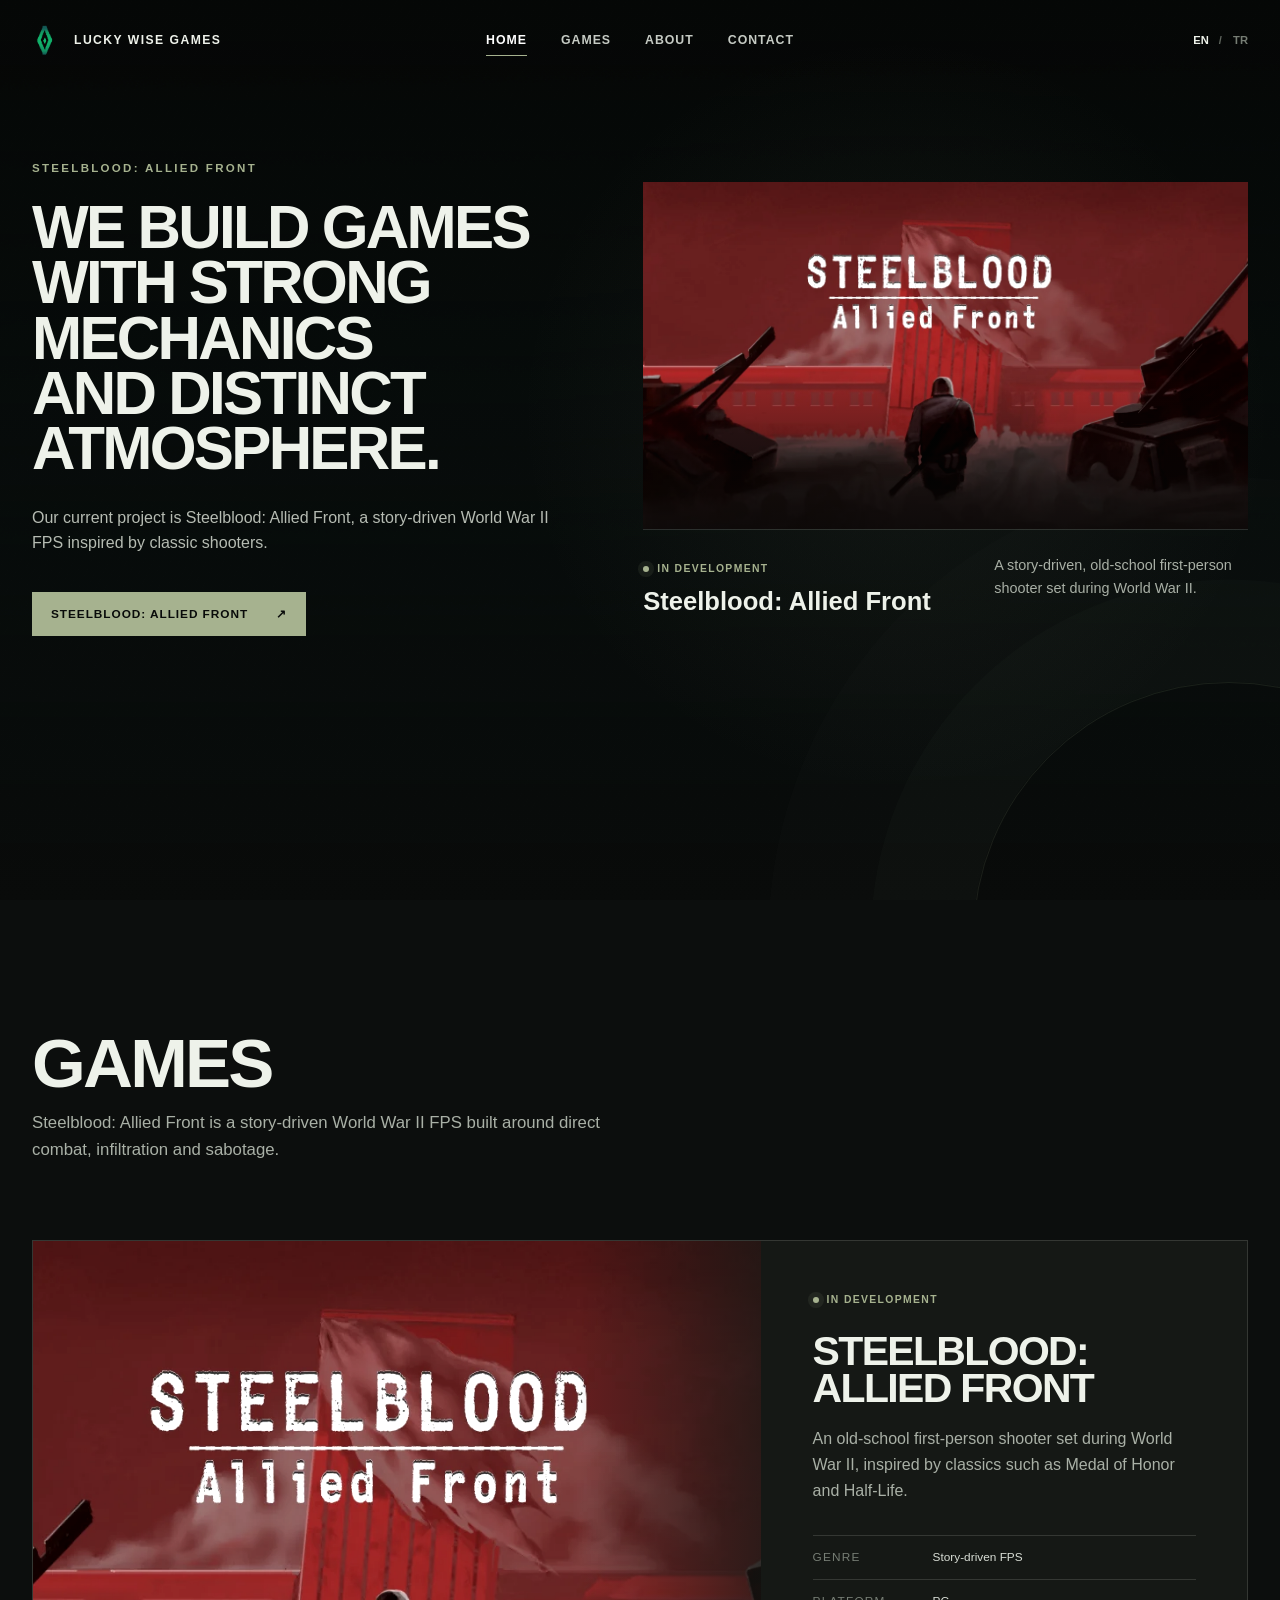
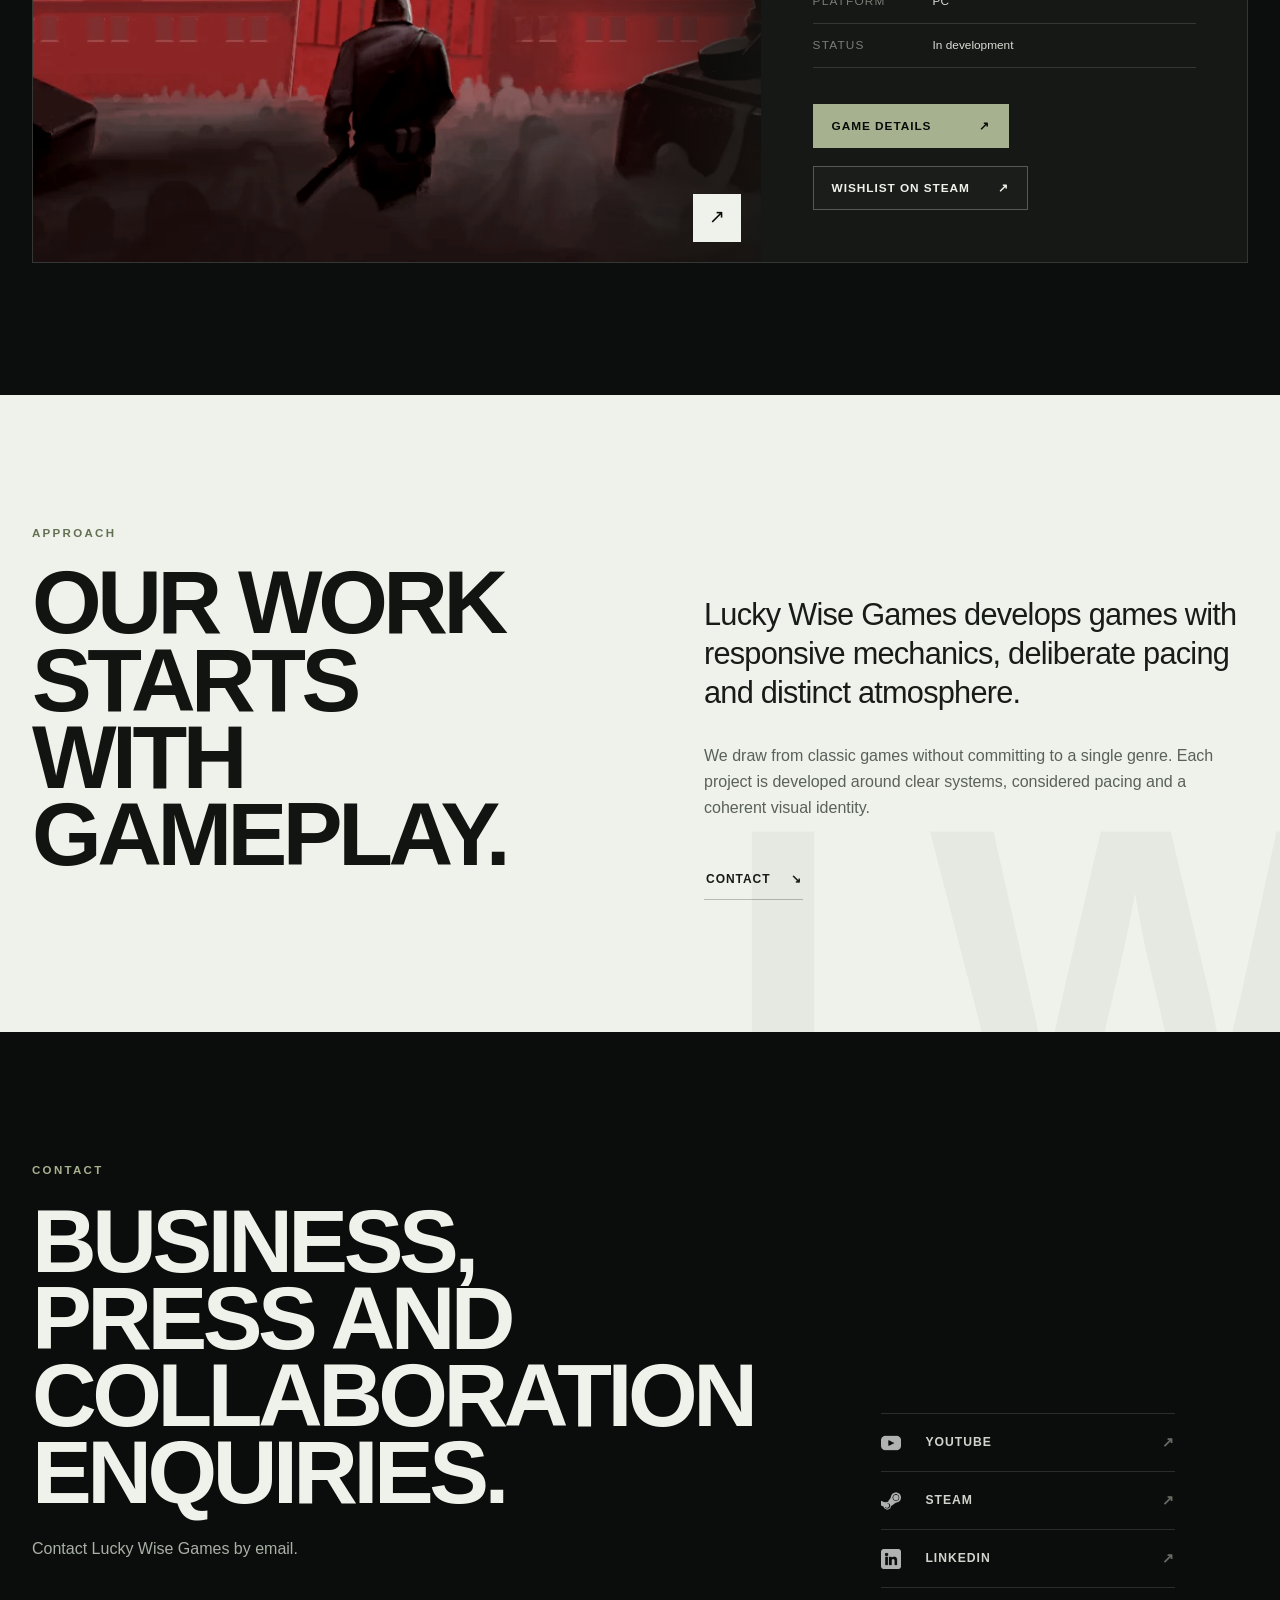
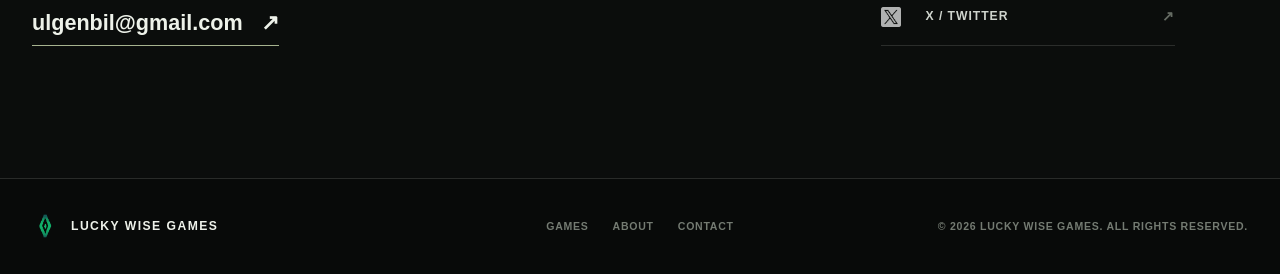
<file: index.html>
<!doctype html>
<html lang="en">
<head>
  <meta charset="utf-8">
  <meta name="viewport" content="width=device-width, initial-scale=1">
  <meta name="theme-color" content="#090b0a">
  <meta name="description" content="Lucky Wise Games develops Steelblood: Allied Front, a story-driven World War II FPS inspired by classic shooters.">
  <meta property="og:type" content="website">
  <meta property="og:site_name" content="Lucky Wise Games">
  <meta property="og:title" content="Lucky Wise Games | Steelblood: Allied Front">
  <meta property="og:description" content="Steelblood: Allied Front is a story-driven World War II FPS inspired by classic shooters.">
  <meta property="og:url" content="https://luckywise.games/">
  <meta property="og:image" content="https://luckywise.games/assets/images/projects/steelblood.png">
  <meta name="twitter:card" content="summary_large_image">
  <meta name="twitter:title" content="Lucky Wise Games | Steelblood: Allied Front">
  <meta name="twitter:description" content="Steelblood: Allied Front is a story-driven World War II FPS inspired by classic shooters.">
  <meta name="twitter:image" content="https://luckywise.games/assets/images/projects/steelblood.png">
  <title>Lucky Wise Games | Steelblood: Allied Front</title>
  <link rel="icon" type="image/png" href="favicon.png">
  <link rel="preload" href="assets/images/projects/steelblood-cover.webp" as="image" type="image/webp">
  <link rel="stylesheet" href="assets/css/site.css">
  <script src="assets/js/site.js" defer></script>
</head>
<body data-page="home">
  <a class="skip-link" href="#main" data-en="Skip to content" data-tr="İçeriğe geç">Skip to content</a>
  <header class="site-header" data-header>
    <div class="header-inner">
      <a class="brand" href="#home" aria-label="Lucky Wise Games home">
        <img src="logo.png" width="1500" height="1500" alt="" class="brand-mark">
        <span class="brand-name">Lucky Wise Games</span>
      </a>
      <button class="menu-toggle" type="button" aria-expanded="false" aria-controls="site-navigation" data-menu-toggle>
        <span class="sr-only" data-en="Open navigation" data-tr="Menüyü aç">Open navigation</span>
        <span></span><span></span>
      </button>
      <nav class="site-nav" id="site-navigation" aria-label="Primary navigation" data-nav>
        <a href="#home" class="active" data-nav-link data-en="Home" data-tr="Ana Sayfa">Home</a>
        <a href="#games" data-nav-link data-en="Games" data-tr="Oyunlar">Games</a>
        <a href="#about" data-nav-link data-en="About" data-tr="Hakkımızda">About</a>
        <a href="#contact" data-nav-link data-en="Contact" data-tr="İletişim">Contact</a>
      </nav>
      <div class="language-switch" aria-label="Language">
        <button type="button" data-lang="en" class="active" aria-pressed="true">EN</button><span aria-hidden="true">/</span><button type="button" data-lang="tr" aria-pressed="false">TR</button>
      </div>
    </div>
  </header>

  <main id="main">
    <section class="hero section-pad" id="home" data-section>
      <div class="hero-grain" aria-hidden="true"></div>
      <div class="container hero-grid">
        <div class="hero-copy reveal">
          <div class="eyebrow">Steelblood: Allied Front</div>
          <h1 data-en="We build games with strong mechanics and distinct atmosphere." data-tr="Güçlü mekaniklere ve özgün atmosfere sahip oyunlar geliştiriyoruz.">We build games with strong mechanics and distinct atmosphere.</h1>
          <p class="hero-intro" data-en="Our current project is Steelblood: Allied Front, a story-driven World War II FPS inspired by classic shooters." data-tr="Güncel projemiz Steelblood: Allied Front, klasik nişancı oyunlarından ilham alan hikâye odaklı bir II. Dünya Savaşı FPS oyunudur.">Our current project is Steelblood: Allied Front, a story-driven World War II FPS inspired by classic shooters.</p>
          <div class="button-row">
            <a class="button button-primary" href="games/steelblood/"><span>Steelblood: Allied Front</span><span aria-hidden="true">↗</span></a>
          </div>
        </div>
        <article class="hero-feature reveal reveal-delay">
          <a class="feature-media" href="games/steelblood/" aria-label="Explore Steelblood: Allied Front">
            <img src="assets/images/projects/steelblood-cover.webp" width="1232" height="706" alt="Steelblood: Allied Front key art" fetchpriority="high">
          </a>
          <div class="feature-caption">
            <div><span class="status"><i aria-hidden="true"></i><span data-en="In development" data-tr="Geliştirme aşamasında">In development</span></span><h2>Steelblood: Allied Front</h2></div>
            <p data-en="A story-driven, old-school first-person shooter set during World War II." data-tr="II. Dünya Savaşı'nda geçen, hikâye odaklı eski usul bir birinci şahıs nişancı oyunu.">A story-driven, old-school first-person shooter set during World War II.</p>
          </div>
        </article>
      </div>
    </section>

    <section class="section-pad games-section" id="games" data-section>
      <div class="container">
        <div class="section-heading section-heading-single reveal">
          <div><h2 data-en="Games" data-tr="Oyunlar">Games</h2><p data-en="Steelblood: Allied Front is a story-driven World War II FPS built around direct combat, infiltration and sabotage." data-tr="Steelblood: Allied Front, doğrudan çatışma, sızma ve sabotaj üzerine kurulu hikâye odaklı bir II. Dünya Savaşı FPS oyunudur.">Steelblood: Allied Front is a story-driven World War II FPS built around direct combat, infiltration and sabotage.</p></div>
        </div>
        <article class="game-showcase reveal">
          <a href="games/steelblood/" class="game-showcase-media"><img src="assets/images/projects/steelblood-cover.webp" width="1232" height="706" alt="Steelblood: Allied Front" loading="lazy"><span class="media-arrow" aria-hidden="true">↗</span></a>
          <div class="game-showcase-copy">
            <span class="status"><i aria-hidden="true"></i><span data-en="In development" data-tr="Geliştirme aşamasında">In development</span></span>
            <h3>Steelblood:<span>Allied Front</span></h3>
            <p data-en="An old-school first-person shooter set during World War II, inspired by classics such as Medal of Honor and Half-Life." data-tr="Medal of Honor ve Half-Life gibi klasiklerden esinlenen, II. Dünya Savaşı'nda geçen eski usul bir birinci şahıs nişancı oyunu.">An old-school first-person shooter set during World War II, inspired by classics such as Medal of Honor and Half-Life.</p>
            <dl class="game-meta"><div><dt data-en="Genre" data-tr="Tür">Genre</dt><dd data-en="Story-driven FPS" data-tr="Hikâye odaklı FPS">Story-driven FPS</dd></div><div><dt>Platform</dt><dd>PC</dd></div><div><dt data-en="Status" data-tr="Durum">Status</dt><dd data-en="In development" data-tr="Geliştirme aşamasında">In development</dd></div></dl>
            <div class="button-row"><a class="button button-primary" href="games/steelblood/"><span data-en="Game details" data-tr="Oyun detayları">Game details</span><span aria-hidden="true">↗</span></a><a class="button button-ghost" href="https://store.steampowered.com/app/5368730/Steelblood_Allied_Front/" target="_blank" rel="noopener noreferrer"><span data-en="Wishlist on Steam" data-tr="Steam'de İstek Listesine Ekle">Wishlist on Steam</span><span aria-hidden="true">↗</span></a></div>
          </div>
        </article>
      </div>
    </section>

    <section class="section-pad about-section" id="about" data-section>
      <div class="container about-grid">
        <div class="about-title reveal"><div class="eyebrow" data-en="Approach" data-tr="Yaklaşım">Approach</div><h2 data-en="Our work starts with gameplay." data-tr="Çalışmalarımız oynanışla başlar.">Our work starts with gameplay.</h2></div>
        <div class="about-copy reveal reveal-delay"><p class="lead" data-en="Lucky Wise Games develops games with responsive mechanics, deliberate pacing and distinct atmosphere." data-tr="Lucky Wise Games, güçlü mekaniklere, kontrollü tempoya ve özgün atmosfere sahip oyunlar geliştirir.">Lucky Wise Games develops games with responsive mechanics, deliberate pacing and distinct atmosphere.</p><p data-en="We draw from classic games without committing to a single genre. Each project is developed around clear systems, considered pacing and a coherent visual identity." data-tr="Klasik oyunlardan ilham alıyoruz ancak kendimizi tek bir türe bağlı tutmuyoruz. Her projeyi anlaşılır sistemler, dengeli tempo ve tutarlı bir görsel kimlik etrafında geliştiriyoruz.">We draw from classic games without committing to a single genre. Each project is developed around clear systems, considered pacing and a coherent visual identity.</p><a class="text-link" href="#contact"><span data-en="Contact" data-tr="İletişim">Contact</span><span aria-hidden="true">↘</span></a></div>
      </div>
    </section>

    <section class="section-pad contact-section" id="contact" data-section>
      <div class="container contact-grid">
        <div class="contact-copy reveal"><div class="eyebrow" data-en="Contact" data-tr="İletişim">Contact</div><h2 data-en="Business, press and collaboration enquiries." data-tr="İş, basın ve iş birliği talepleri.">Business, press and collaboration enquiries.</h2><p data-en="Contact Lucky Wise Games by email." data-tr="Lucky Wise Games ile e-posta üzerinden iletişime geçebilirsiniz.">Contact Lucky Wise Games by email.</p><a class="email-link" href="mailto:ulgenbil@gmail.com">ulgenbil@gmail.com <span aria-hidden="true">↗</span></a></div>
        <div class="social-panel reveal reveal-delay" aria-label="Social links">
          <a href="https://www.youtube.com/@CalestialKhan" target="_blank" rel="noopener noreferrer"><img src="youtube.png" width="512" height="512" alt=""><span>YouTube</span><b aria-hidden="true">↗</b></a>
          <a href="https://store.steampowered.com/curator/46128060-Calestial-Games/" target="_blank" rel="noopener noreferrer"><img src="steam.png" width="512" height="512" alt=""><span>Steam</span><b aria-hidden="true">↗</b></a>
          <a href="https://www.linkedin.com/in/ulgenbilgin/" target="_blank" rel="noopener noreferrer"><img src="linkedin.png" width="512" height="512" alt=""><span>LinkedIn</span><b aria-hidden="true">↗</b></a>
          <a href="https://x.com/CalestialKhan/" target="_blank" rel="noopener noreferrer"><img src="twitter.png" width="512" height="512" alt=""><span>X / Twitter</span><b aria-hidden="true">↗</b></a>
        </div>
      </div>
    </section>
  </main>

  <footer class="site-footer"><div class="container footer-inner"><a class="brand footer-brand" href="#home"><img src="logo.png" width="1500" height="1500" alt=""><span class="brand-name">Lucky Wise Games</span></a><nav aria-label="Footer navigation"><a href="#games" data-en="Games" data-tr="Oyunlar">Games</a><a href="#about" data-en="About" data-tr="Hakkımızda">About</a><a href="#contact" data-en="Contact" data-tr="İletişim">Contact</a></nav><p>© <span data-year></span> Lucky Wise Games. <span data-en="All rights reserved." data-tr="Tüm hakları saklıdır.">All rights reserved.</span></p></div></footer>
</body>
</html>
</file>
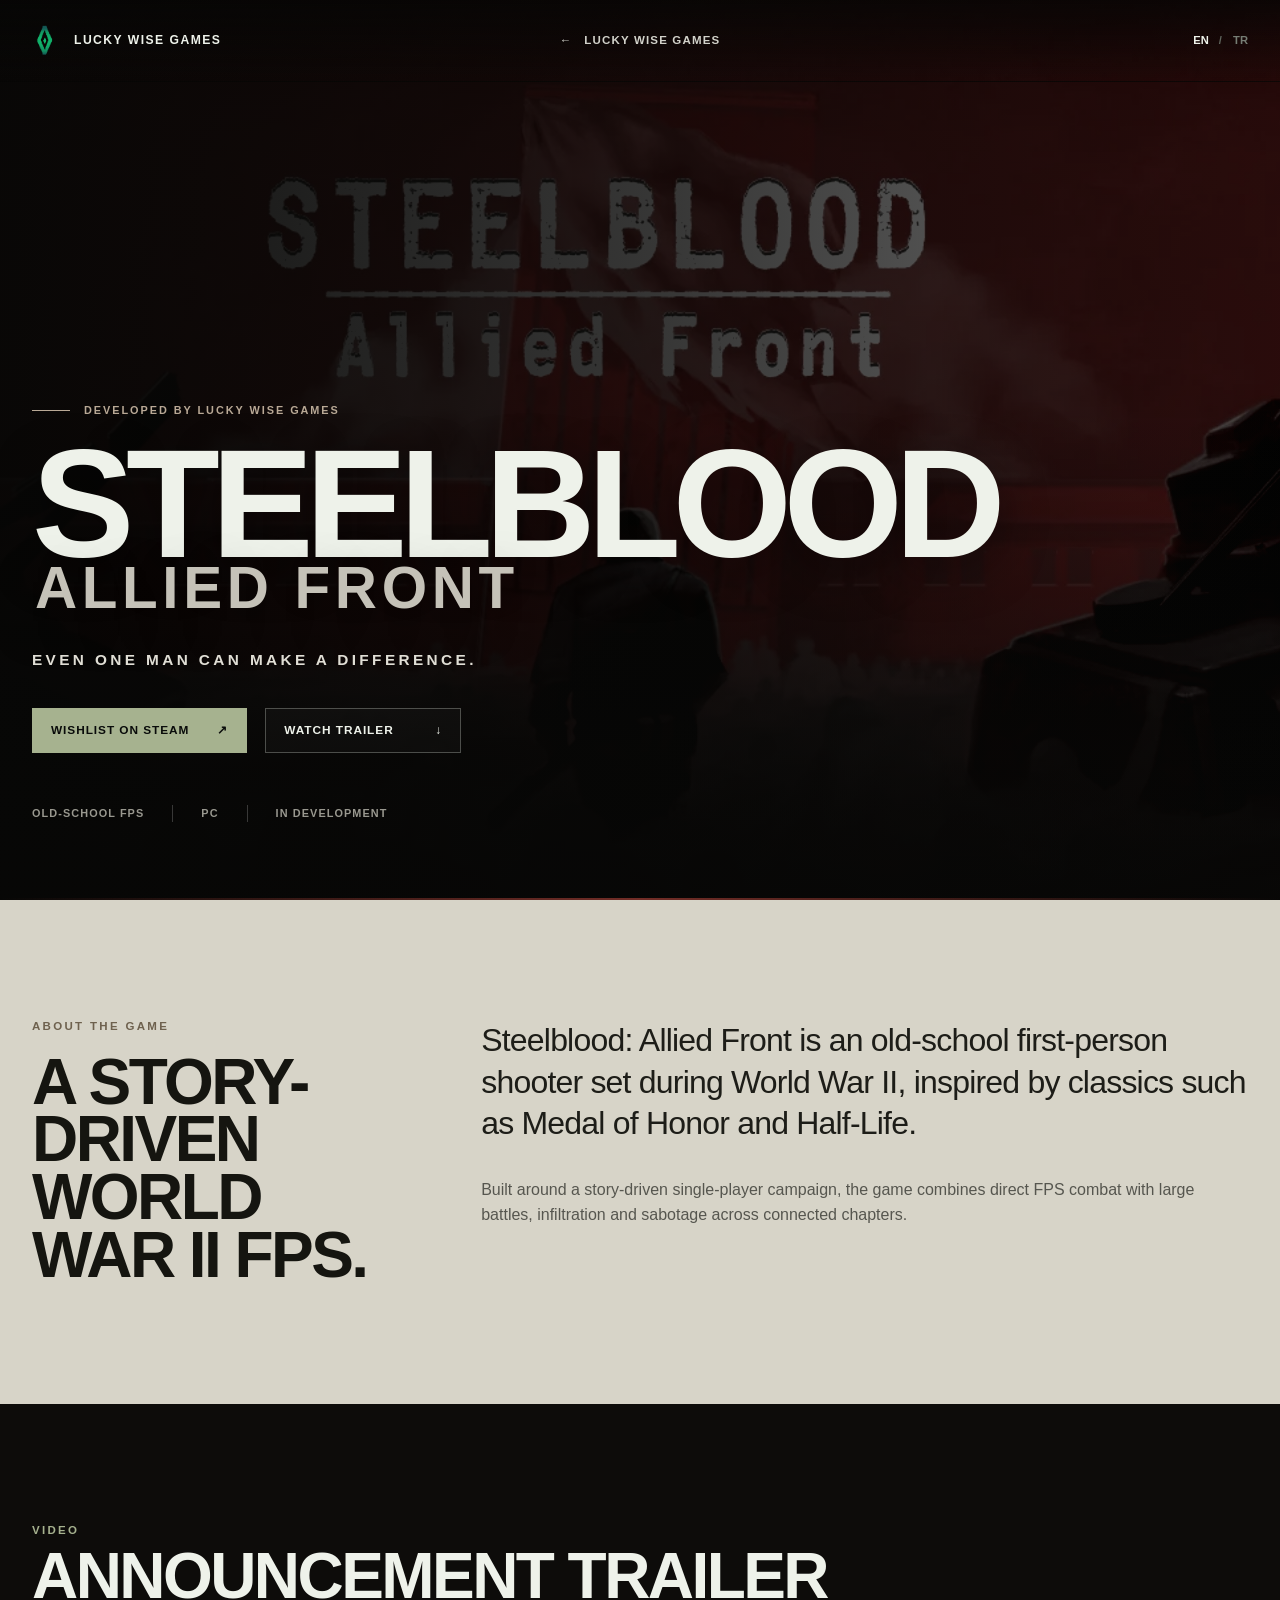
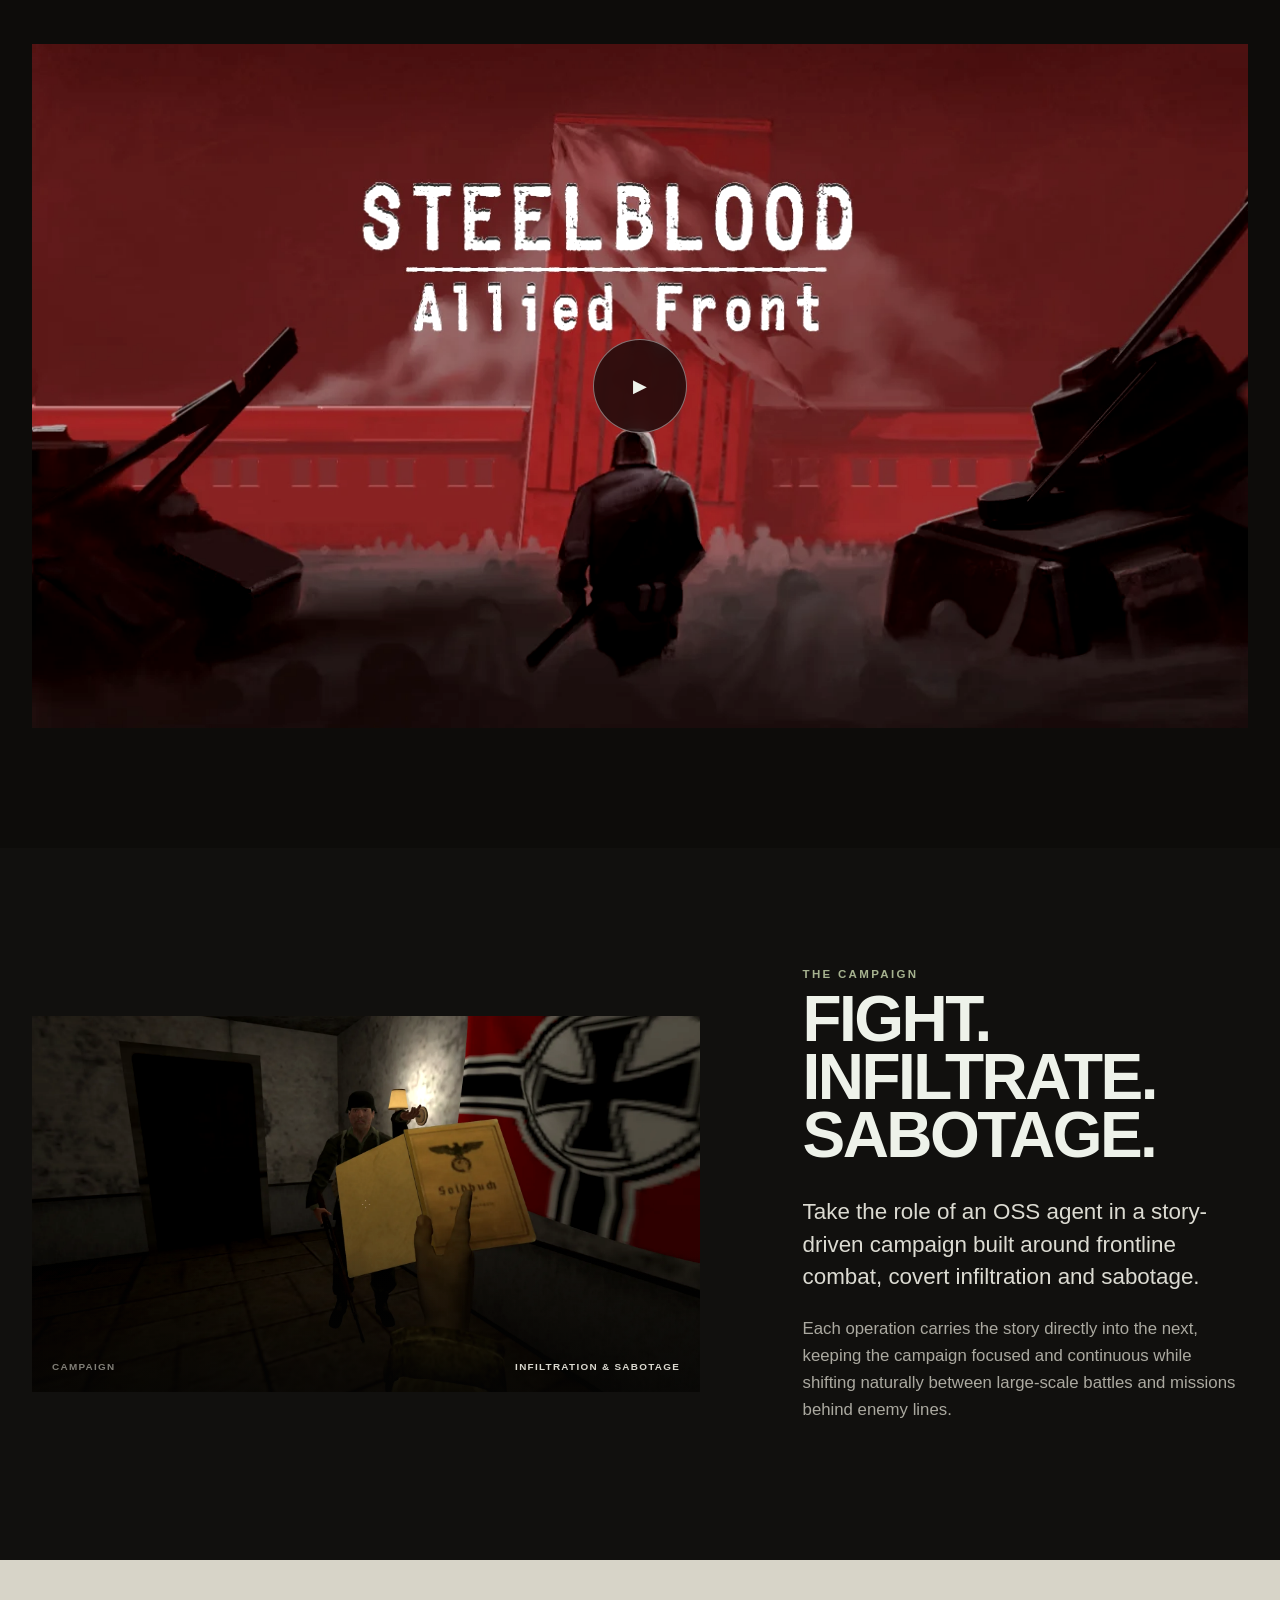
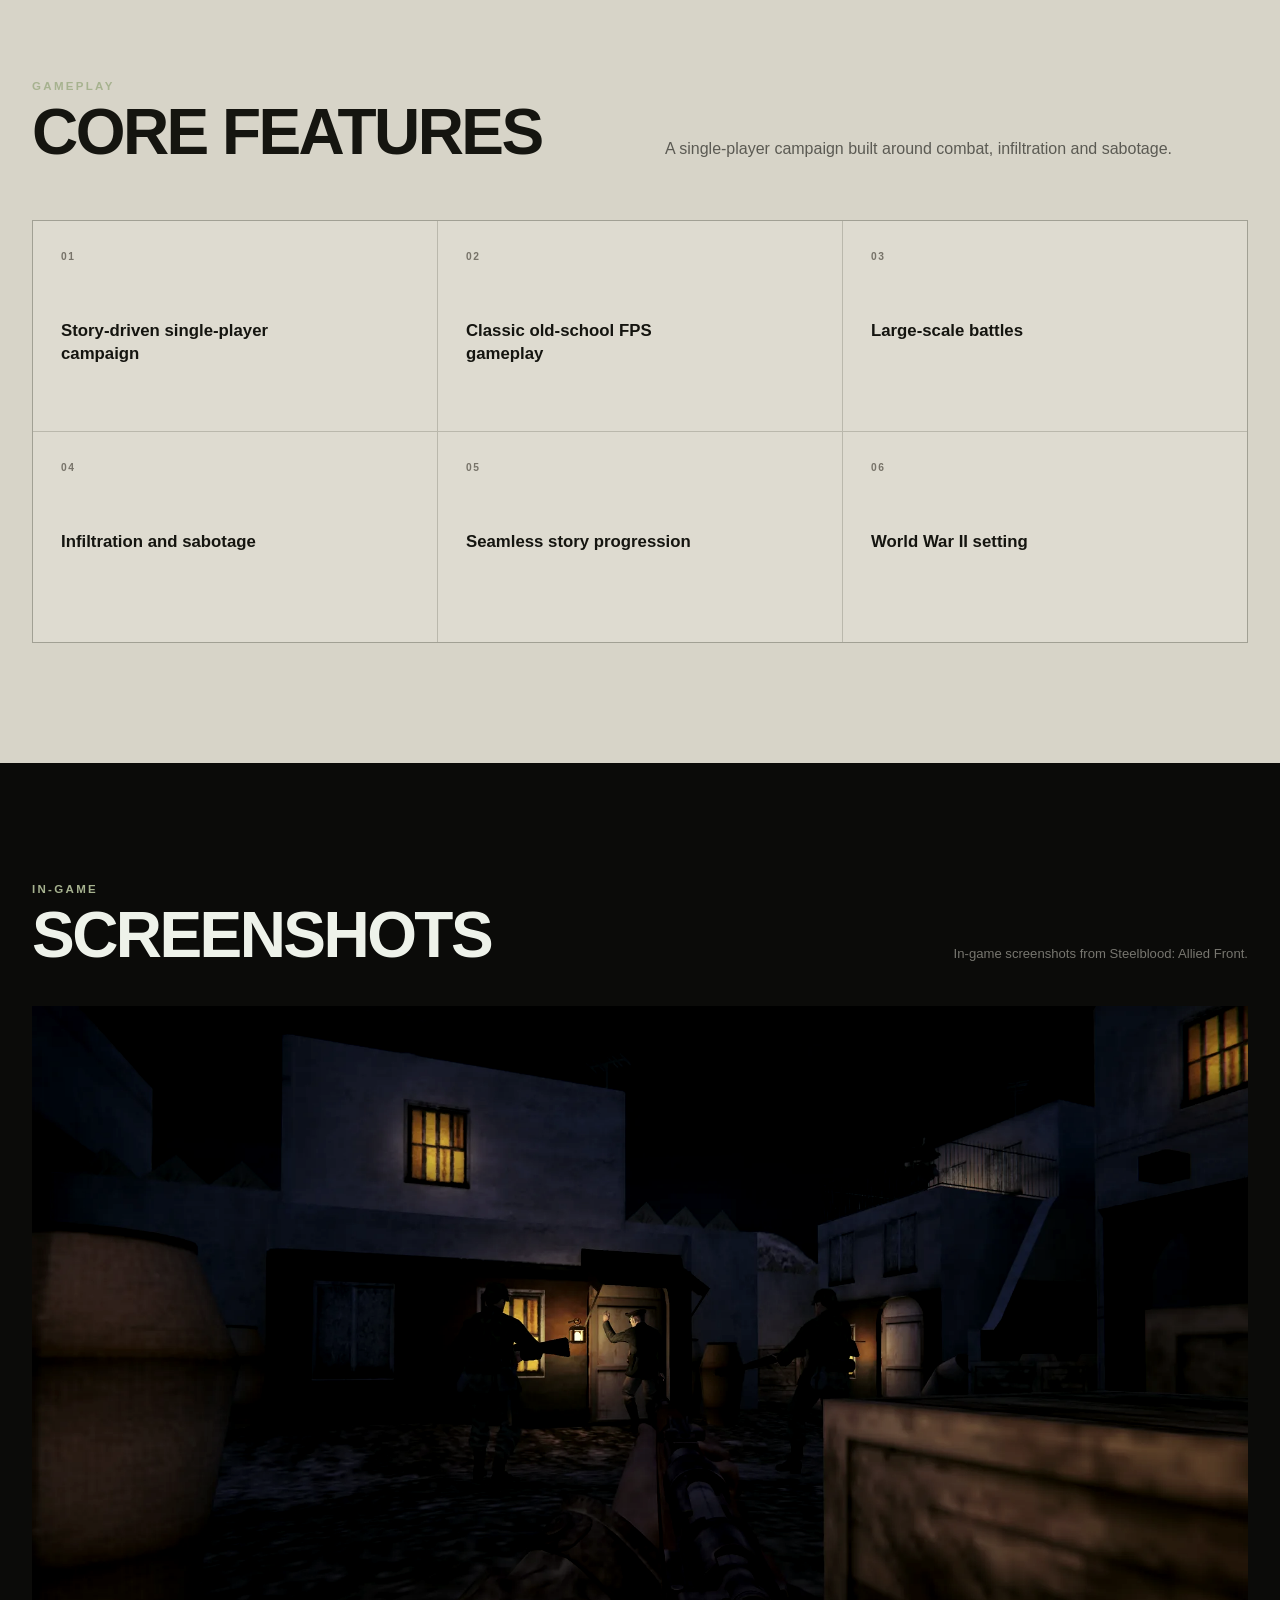
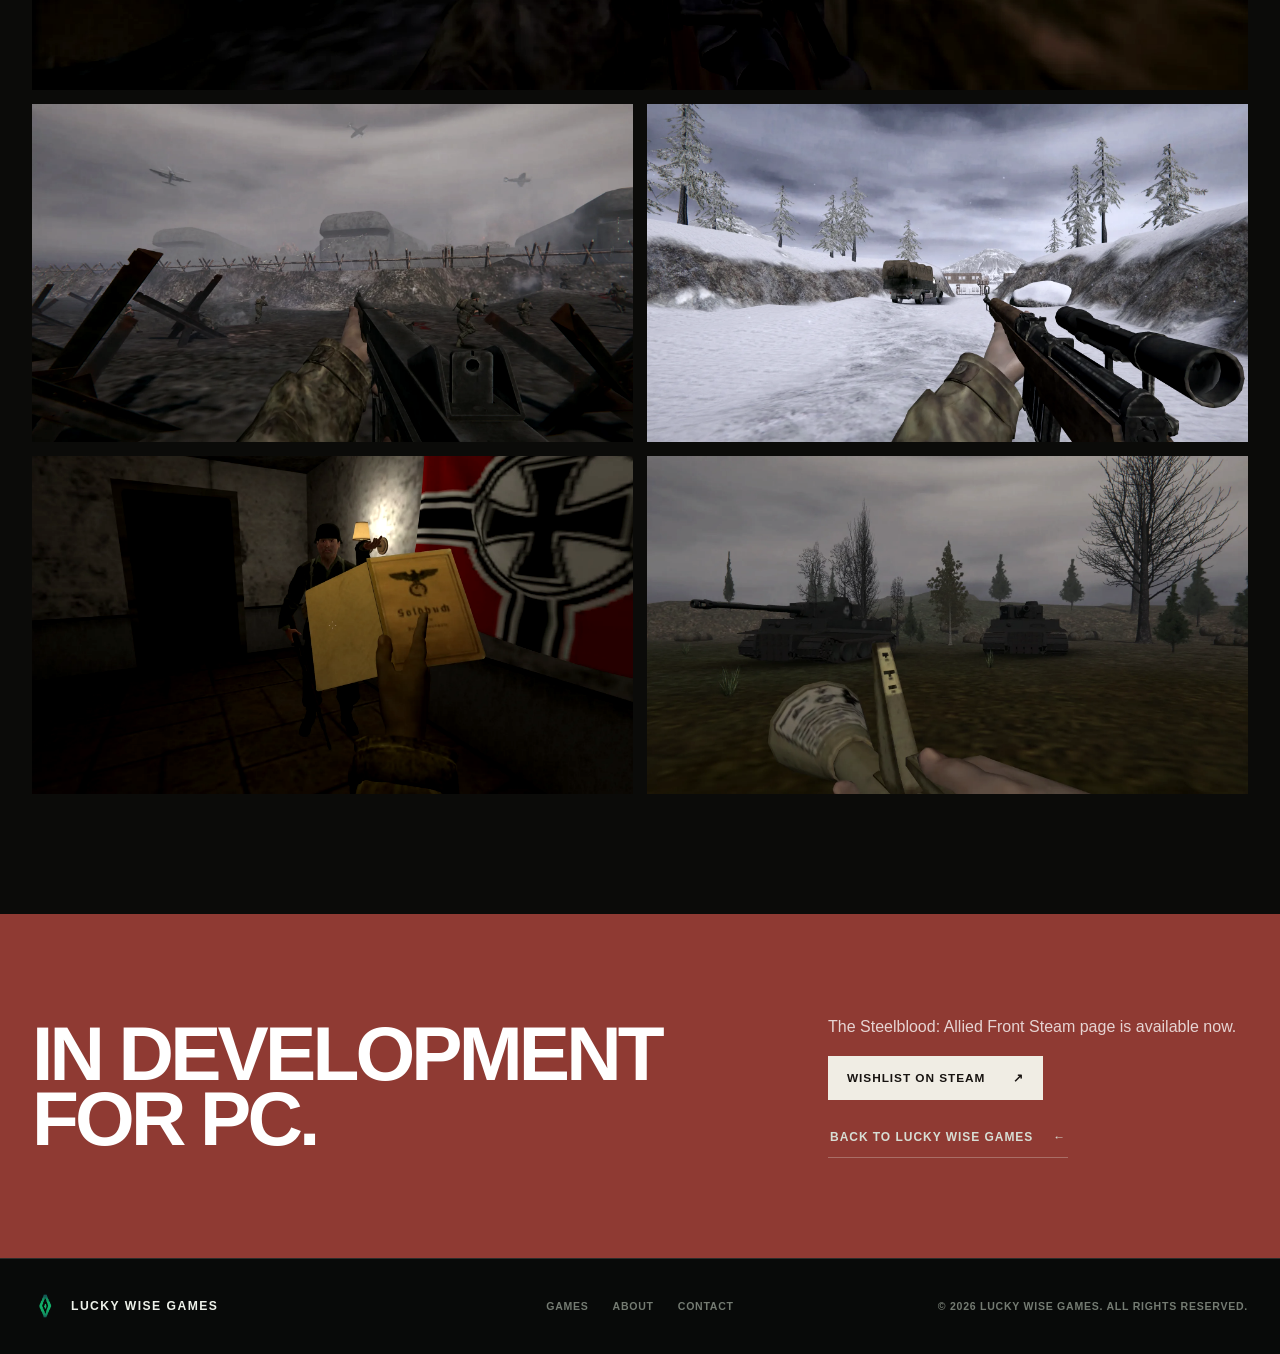
<file: games/steelblood/index.html>
<!doctype html>
<html lang="en">
<head>
  <meta charset="utf-8">
  <meta name="viewport" content="width=device-width, initial-scale=1">
  <meta name="theme-color" content="#0b0908">
  <meta name="description" content="Steelblood: Allied Front is an old-school, story-driven World War II first-person shooter by Lucky Wise Games.">
  <meta property="og:type" content="website">
  <meta property="og:site_name" content="Lucky Wise Games">
  <meta property="og:title" content="Steelblood: Allied Front | Lucky Wise Games">
  <meta property="og:description" content="A story-driven World War II FPS inspired by Medal of Honor and Half-Life.">
  <meta property="og:url" content="https://luckywise.games/games/steelblood/">
  <meta property="og:image" content="https://luckywise.games/assets/images/projects/steelblood.png">
  <meta name="twitter:card" content="summary_large_image">
  <meta name="twitter:title" content="Steelblood: Allied Front | Lucky Wise Games">
  <meta name="twitter:description" content="A story-driven World War II FPS inspired by Medal of Honor and Half-Life.">
  <meta name="twitter:image" content="https://luckywise.games/assets/images/projects/steelblood.png">
  <title>Steelblood: Allied Front | Lucky Wise Games</title>
  <link rel="icon" type="image/png" href="../../favicon.png">
  <link rel="preload" href="../../assets/images/projects/steelblood-cover.webp" as="image" type="image/webp">
  <link rel="stylesheet" href="../../assets/css/site.css">
  <script src="../../assets/js/site.js" defer></script>
</head>
<body class="game-page" data-page="steelblood">
  <a class="skip-link" href="#main" data-en="Skip to content" data-tr="İçeriğe geç">Skip to content</a>
  <header class="site-header" data-header>
    <div class="header-inner">
      <a class="brand" href="../../" aria-label="Lucky Wise Games home">
        <img src="../../logo.png" width="1500" height="1500" alt="" class="brand-mark">
        <span class="brand-name">Lucky Wise Games</span>
      </a>
      <a class="back-link" href="../../"><span aria-hidden="true">←</span><span>Lucky Wise Games</span></a>
      <div class="language-switch" aria-label="Language">
        <button type="button" data-lang="en" class="active" aria-pressed="true">EN</button><span aria-hidden="true">/</span><button type="button" data-lang="tr" aria-pressed="false">TR</button>
      </div>
    </div>
  </header>

  <main id="main">
    <section class="steel-hero">
      <div class="steel-hero-bg" aria-hidden="true"><img src="../../assets/images/projects/steelblood-cover.webp" width="1232" height="706" alt=""></div>
      <div class="container steel-hero-content reveal">
        <span class="steel-kicker" data-en="Developed by Lucky Wise Games" data-tr="Lucky Wise Games tarafından geliştiriliyor">Developed by Lucky Wise Games</span>
        <h1>Steelblood<small>Allied Front</small></h1>
        <p class="steel-tagline">Even one man can make a difference.</p>
        <div class="button-row">
          <a class="button button-primary" href="https://store.steampowered.com/app/5368730/Steelblood_Allied_Front/" target="_blank" rel="noopener noreferrer"><span data-en="Wishlist on Steam" data-tr="Steam'de İstek Listesine Ekle">Wishlist on Steam</span><span aria-hidden="true">↗</span></a>
          <a class="button button-ghost" href="#trailer"><span data-en="Watch trailer" data-tr="Fragmanı izle">Watch trailer</span><span aria-hidden="true">↓</span></a>
        </div>
        <div class="steel-hero-meta"><span data-en="Old-school FPS" data-tr="Eski usul FPS">Old-school FPS</span><span>PC</span><span data-en="In development" data-tr="Geliştirme aşamasında">In development</span></div>
      </div>
    </section>

    <section class="steel-section steel-intro" id="overview">
      <div class="container steel-intro-grid">
        <div class="reveal"><div class="eyebrow" data-en="About the game" data-tr="Oyun hakkında">About the game</div><h2 data-en="A story-driven World War II FPS." data-tr="Hikâye odaklı bir II. Dünya Savaşı FPS oyunu.">A story-driven World War II FPS.</h2></div>
        <div class="steel-intro-copy reveal reveal-delay">
          <p class="lead" data-en="Steelblood: Allied Front is an old-school first-person shooter set during World War II, inspired by classics such as Medal of Honor and Half-Life." data-tr="Steelblood: Allied Front; Medal of Honor ve Half-Life gibi klasiklerden esinlenen, II. Dünya Savaşı'nda geçen eski usul bir birinci şahıs nişancı oyunudur.">Steelblood: Allied Front is an old-school first-person shooter set during World War II, inspired by classics such as Medal of Honor and Half-Life.</p>
          <p data-en="Built around a story-driven single-player campaign, the game combines direct FPS combat with large battles, infiltration and sabotage across connected chapters." data-tr="Hikâye odaklı tek oyunculu bir senaryo etrafında kurulan oyun; doğrudan FPS çatışmalarını büyük muharebeler, sızma ve sabotaj görevleriyle birbirine bağlı bölümler boyunca bir araya getirir.">Built around a story-driven single-player campaign, the game combines direct FPS combat with large battles, infiltration and sabotage across connected chapters.</p>
        </div>
      </div>
    </section>

    <section class="steel-section steel-video-section" id="trailer">
      <div class="container">
        <div class="steel-heading-row reveal"><div><div class="eyebrow" data-en="Video" data-tr="Video">Video</div><h2 data-en="Announcement Trailer" data-tr="Duyuru Fragmanı">Announcement Trailer</h2></div></div>
        <div class="trailer-shell reveal" data-inline-container>
          <button type="button" data-video-inline="o0EHBnVsEPQ" aria-label="Play Steelblood: Allied Front announcement trailer">
            <img src="../../assets/images/projects/steelblood-cover.webp" width="1232" height="706" alt="Steelblood: Allied Front announcement trailer" loading="lazy">
            <span class="trailer-play" aria-hidden="true">▶</span>
          </button>
        </div>
      </div>
    </section>

    <section class="steel-section story-section" id="story">
      <div class="container story-grid">
        <figure class="story-visual reveal">
          <img src="../../assets/images/projects/steelblood-4.webp" width="1920" height="1080" alt="Steelblood infiltration gameplay scene" loading="lazy">
          <figcaption><span>Campaign</span><span data-en="Infiltration & sabotage" data-tr="Sızma ve sabotaj">Infiltration &amp; sabotage</span></figcaption>
        </figure>
        <div class="story-copy reveal reveal-delay">
          <div class="eyebrow" data-en="The campaign" data-tr="Senaryo">The campaign</div>
          <h2 data-en="Fight. Infiltrate. Sabotage." data-tr="Çatış. Sız. Sabote et.">Fight. Infiltrate. Sabotage.</h2>
          <p data-en="Take the role of an OSS agent in a story-driven campaign built around frontline combat, covert infiltration and sabotage." data-tr="Cephe çatışmaları, gizli sızma operasyonları ve sabotaj görevleri etrafında şekillenen hikâye odaklı senaryoda bir OSS ajanının rolünü üstlenin.">Take the role of an OSS agent in a story-driven campaign built around frontline combat, covert infiltration and sabotage.</p>
          <p data-en="Each operation carries the story directly into the next, keeping the campaign focused and continuous while shifting naturally between large-scale battles and missions behind enemy lines." data-tr="Her operasyon hikâyeyi doğrudan bir sonrakine taşır; büyük ölçekli muharebeler ile düşman hatlarının ardındaki görevler arasında doğal biçimde geçiş yaparken senaryonun odağını ve sürekliliğini korur.">Each operation carries the story directly into the next, keeping the campaign focused and continuous while shifting naturally between large-scale battles and missions behind enemy lines.</p>
        </div>
      </div>
    </section>

    <section class="steel-section features-section" id="features">
      <div class="container">
        <div class="features-heading reveal"><div><div class="eyebrow" data-en="Gameplay" data-tr="Oynanış">Gameplay</div><h2 data-en="Core features" data-tr="Temel özellikler">Core features</h2></div><p data-en="A single-player campaign built around combat, infiltration and sabotage." data-tr="Çatışma, sızma ve sabotaj üzerine kurulu tek oyunculu bir senaryo.">A single-player campaign built around combat, infiltration and sabotage.</p></div>
        <div class="feature-list reveal">
          <article class="feature-item"><span>01</span><h3 data-en="Story-driven single-player campaign" data-tr="Hikâye odaklı tek oyunculu senaryo">Story-driven single-player campaign</h3></article>
          <article class="feature-item"><span>02</span><h3 data-en="Classic old-school FPS gameplay" data-tr="Klasik eski usul FPS oynanışı">Classic old-school FPS gameplay</h3></article>
          <article class="feature-item"><span>03</span><h3 data-en="Large-scale battles" data-tr="Büyük ölçekli muharebeler">Large-scale battles</h3></article>
          <article class="feature-item"><span>04</span><h3 data-en="Infiltration and sabotage" data-tr="Sızma ve sabotaj">Infiltration and sabotage</h3></article>
          <article class="feature-item"><span>05</span><h3 data-en="Seamless story progression" data-tr="Kesintisiz hikâye ilerleyişi">Seamless story progression</h3></article>
          <article class="feature-item"><span>06</span><h3 data-en="World War II setting" data-tr="II. Dünya Savaşı atmosferi">World War II setting</h3></article>
        </div>
      </div>
    </section>

    <section class="steel-section gallery-section" id="gallery">
      <div class="container">
        <div class="gallery-heading reveal"><div><div class="eyebrow" data-en="In-game" data-tr="Oyun içi">In-game</div><h2 data-en="Screenshots" data-tr="Ekran görüntüleri">Screenshots</h2></div><p data-en="In-game screenshots from Steelblood: Allied Front." data-tr="Steelblood: Allied Front'tan oyun içi ekran görüntüleri.">In-game screenshots from Steelblood: Allied Front.</p></div>
        <div class="steel-gallery reveal">
          <figure><img src="../../assets/images/projects/steelblood-1.webp" width="1920" height="1080" alt="Steelblood nighttime infiltration gameplay" loading="lazy"></figure>
          <figure><img src="../../assets/images/projects/steelblood-2.webp" width="1920" height="1080" alt="Steelblood large-scale battlefield gameplay" loading="lazy"></figure>
          <figure><img src="../../assets/images/projects/steelblood-3.webp" width="1920" height="1080" alt="Steelblood winter combat gameplay" loading="lazy"></figure>
          <figure><img src="../../assets/images/projects/steelblood-4.webp" width="1920" height="1080" alt="Steelblood close-quarters mission gameplay" loading="lazy"></figure>
          <figure><img src="../../assets/images/projects/steelblood-5.webp" width="1920" height="1080" alt="Steelblood armored battle gameplay" loading="lazy"></figure>
        </div>
      </div>
    </section>

    <section class="steel-cta">
      <div class="container steel-cta-inner reveal">
        <h2 data-en="In development for PC." data-tr="PC için geliştiriliyor.">In development for PC.</h2>
        <div class="steel-cta-copy"><p data-en="The Steelblood: Allied Front Steam page is available now." data-tr="Steelblood: Allied Front Steam sayfası yayında.">The Steelblood: Allied Front Steam page is available now.</p><div class="button-row"><a class="button button-primary" href="https://store.steampowered.com/app/5368730/Steelblood_Allied_Front/" target="_blank" rel="noopener noreferrer"><span data-en="Wishlist on Steam" data-tr="Steam'de İstek Listesine Ekle">Wishlist on Steam</span><span aria-hidden="true">↗</span></a><a class="text-link" href="../../"><span data-en="Back to Lucky Wise Games" data-tr="Lucky Wise Games'e dön">Back to Lucky Wise Games</span><span aria-hidden="true">←</span></a></div></div>
      </div>
    </section>
  </main>

  <footer class="site-footer"><div class="container footer-inner"><a class="brand footer-brand" href="../../"><img src="../../logo.png" width="1500" height="1500" alt=""><span class="brand-name">Lucky Wise Games</span></a><nav aria-label="Footer navigation"><a href="../../#games" data-en="Games" data-tr="Oyunlar">Games</a><a href="../../#about" data-en="About" data-tr="Hakkımızda">About</a><a href="../../#contact" data-en="Contact" data-tr="İletişim">Contact</a></nav><p>© <span data-year></span> Lucky Wise Games. <span data-en="All rights reserved." data-tr="Tüm hakları saklıdır.">All rights reserved.</span></p></div></footer>
</body>
</html>
</file>
<file: assets/css/site.css>
/* Lucky Wise Games shared studio and game-page styles */
:root {
  --ink: #090b0a;
  --ink-soft: #0f1210;
  --surface: #151815;
  --surface-2: #1b1f1b;
  --line: rgba(238, 242, 234, .14);
  --line-strong: rgba(238, 242, 234, .28);
  --paper: #eef2ea;
  --muted: #a9b0a6;
  --accent: #a6b28f;
  --accent-bright: #c4d0a9;
  --brand: #18bd7c;
  --war-red: #a13e35;
  --container: 1240px;
  --header: 82px;
  --ease: cubic-bezier(.2, .75, .25, 1);
}

*, *::before, *::after { box-sizing: border-box; }
html { scroll-behavior: smooth; scroll-padding-top: var(--header); }
body {
  margin: 0;
  overflow-x: clip;
  background: var(--ink);
  color: var(--paper);
  font-family: Inter, ui-sans-serif, -apple-system, BlinkMacSystemFont, "Segoe UI", sans-serif;
  font-size: 16px;
  line-height: 1.6;
  text-rendering: optimizeLegibility;
  -webkit-font-smoothing: antialiased;
}
body::before {
  content: "";
  position: fixed;
  inset: 0;
  pointer-events: none;
  z-index: -1;
  background: url("../../background.png") center / cover no-repeat;
  opacity: .36;
}
img { display: block; max-width: 100%; }
a { color: inherit; }
button, input, textarea { font: inherit; }
button { color: inherit; }
::selection { background: var(--accent); color: var(--ink); }

.sr-only {
  position: absolute;
  width: 1px;
  height: 1px;
  padding: 0;
  margin: -1px;
  overflow: hidden;
  clip: rect(0, 0, 0, 0);
  white-space: nowrap;
  border: 0;
}
.skip-link {
  position: fixed;
  top: 12px;
  left: 12px;
  z-index: 2000;
  padding: 10px 16px;
  background: var(--paper);
  color: var(--ink);
  transform: translateY(-150%);
  transition: transform .2s ease;
}
.skip-link:focus { transform: translateY(0); }
:focus-visible { outline: 2px solid var(--accent-bright); outline-offset: 4px; }

.container { width: min(calc(100% - 64px), var(--container)); margin-inline: auto; }
.section-pad { padding: 132px 0; }
.eyebrow {
  color: var(--accent);
  font-size: .72rem;
  font-weight: 800;
  letter-spacing: .2em;
  line-height: 1.2;
  text-transform: uppercase;
}
.site-header {
  position: fixed;
  inset: 0 0 auto;
  z-index: 1000;
  height: var(--header);
  border-bottom: 1px solid transparent;
  transition: background .3s ease, border-color .3s ease, height .3s ease;
}
.site-header.is-scrolled {
  background: rgba(9, 11, 10, .9);
  border-bottom-color: var(--line);
  backdrop-filter: blur(18px);
}
.header-inner {
  display: grid;
  grid-template-columns: 1fr auto 1fr;
  align-items: center;
  width: min(calc(100% - 56px), 1440px);
  height: 100%;
  margin-inline: auto;
}
.brand { display: inline-flex; align-items: center; gap: 12px; width: fit-content; text-decoration: none; }
.brand-mark, .brand > img { width: 34px; height: 34px; object-fit: contain; }
.brand-name { font-size: .76rem; font-weight: 800; letter-spacing: .12em; text-transform: uppercase; }
.site-nav { display: flex; align-items: center; gap: 34px; }
.site-nav a {
  position: relative;
  padding: 10px 0;
  color: #c6cbc4;
  font-size: .77rem;
  font-weight: 700;
  letter-spacing: .08em;
  text-decoration: none;
  text-transform: uppercase;
  transition: color .25s ease;
}
.site-nav a::after {
  content: "";
  position: absolute;
  inset: auto 0 4px;
  height: 1px;
  background: var(--accent);
  transform: scaleX(0);
  transform-origin: right;
  transition: transform .35s var(--ease);
}
.site-nav a:hover, .site-nav a.active { color: #fff; }
.site-nav a:hover::after, .site-nav a.active::after { transform: scaleX(1); transform-origin: left; }
.language-switch { justify-self: end; display: flex; align-items: center; gap: 6px; color: #60665e; font-size: .7rem; font-weight: 800; letter-spacing: .1em; }
.language-switch button { padding: 7px 4px; border: 0; background: none; color: #767d74; cursor: pointer; transition: color .2s ease; }
.language-switch button:hover, .language-switch button.active { color: var(--paper); }
.menu-toggle { display: none; }

.hero {
  position: relative;
  min-height: 100svh;
  padding-top: calc(var(--header) + 80px);
  overflow: hidden;
  background:
    radial-gradient(circle at 70% 46%, rgba(153, 165, 132, .08), transparent 37%),
    linear-gradient(180deg, rgba(9, 11, 10, .1), var(--ink));
}
.hero::after {
  content: "";
  position: absolute;
  width: 40vw;
  height: 40vw;
  right: -16vw;
  bottom: -23vw;
  border: 1px solid rgba(166, 178, 143, .12);
  border-radius: 50%;
  box-shadow: 0 0 0 8vw rgba(166, 178, 143, .018), 0 0 0 16vw rgba(166, 178, 143, .012);
}
.hero-grain {
  position: absolute;
  inset: 0;
  pointer-events: none;
  opacity: .14;
  background-image: repeating-linear-gradient(115deg, transparent 0, transparent 7px, rgba(255,255,255,.018) 8px);
}
.hero-grid { position: relative; z-index: 1; display: grid; grid-template-columns: minmax(0, .95fr) minmax(460px, 1.05fr); gap: clamp(42px, 5vw, 72px); align-items: center; }
.hero-copy h1 {
  max-width: 580px;
  margin: 24px 0 28px;
  font-family: "Arial Narrow", Impact, sans-serif;
  font-size: clamp(3.65rem, 4.7vw, 5.75rem);
  font-stretch: condensed;
  font-weight: 700;
  letter-spacing: -.045em;
  line-height: .92;
  text-wrap: balance;
  text-transform: uppercase;
}
.hero-intro { max-width: 590px; margin: 0 0 36px; color: #b6bcb3; font-size: clamp(1rem, 1.25vw, 1.18rem); }
.button-row { display: flex; flex-wrap: wrap; align-items: center; gap: 18px; }
.button {
  display: inline-flex;
  align-items: center;
  justify-content: space-between;
  min-width: 196px;
  gap: 28px;
  padding: 14px 18px;
  border: 1px solid transparent;
  color: var(--paper);
  font-size: .74rem;
  font-weight: 800;
  letter-spacing: .08em;
  line-height: 1.2;
  text-decoration: none;
  text-transform: uppercase;
  transition: transform .25s var(--ease), background .25s ease, border-color .25s ease, color .25s ease;
}
.button:hover { transform: translateY(-2px); }
.button-primary { background: var(--accent); color: var(--ink); }
.button-primary:hover { background: var(--accent-bright); }
.button-ghost { border-color: var(--line-strong); background: rgba(255,255,255,.025); }
.button-ghost:hover { border-color: var(--accent); background: rgba(166, 178, 143, .08); }
.text-link { display: inline-flex; align-items: center; gap: 20px; padding: 10px 2px; border-bottom: 1px solid var(--line-strong); color: #d7ddd4; font-size: .75rem; font-weight: 800; letter-spacing: .08em; text-decoration: none; text-transform: uppercase; transition: border-color .25s ease, color .25s ease; }
.text-link:hover { border-color: var(--accent); color: #fff; }

.hero-feature { min-width: 0; }
.feature-media { position: relative; display: block; aspect-ratio: 1232 / 706; overflow: hidden; background: #1a1917; text-decoration: none; }
.feature-media::after { content: ""; position: absolute; inset: 0; background: linear-gradient(180deg, transparent 55%, rgba(5,6,5,.68)); }
.feature-media img { width: 100%; height: 100%; object-fit: cover; filter: saturate(.72) contrast(1.09); transition: transform .9s var(--ease), filter .6s ease; }
.feature-media:hover img { transform: scale(1.025); filter: saturate(.9) contrast(1.06); }
.feature-caption { display: grid; grid-template-columns: 1fr .8fr; gap: 34px; padding-top: 24px; border-top: 1px solid var(--line); }
.feature-caption h2 { margin: 8px 0 0; font-size: clamp(1.25rem, 2vw, 1.7rem); line-height: 1.1; }
.feature-caption p { margin: 0; color: var(--muted); font-size: .9rem; }
.status { display: inline-flex; align-items: center; gap: 8px; color: var(--accent); font-size: .65rem; font-weight: 800; letter-spacing: .13em; text-transform: uppercase; }
.status i { width: 6px; height: 6px; border-radius: 50%; background: var(--accent); box-shadow: 0 0 0 5px rgba(166,178,143,.09); }

.section-heading { display: grid; grid-template-columns: 1fr 2fr; gap: 64px; align-items: start; margin-bottom: 76px; }
.section-heading-single { grid-template-columns: minmax(0, 760px); }
.section-heading h2 { margin: 0 0 16px; font-family: "Arial Narrow", Impact, sans-serif; font-size: clamp(3.5rem, 5.4vw, 5.8rem); letter-spacing: -.04em; line-height: .9; text-transform: uppercase; }
.section-heading p { max-width: 620px; margin: 0; color: var(--muted); font-size: 1.05rem; }
.games-section { background: #0c0e0d; }
.game-showcase { display: grid; grid-template-columns: minmax(0, 1.2fr) minmax(390px, .8fr); border: 1px solid var(--line); background: var(--surface); }
.game-showcase-media { position: relative; min-height: 0; overflow: hidden; }
.game-showcase-media::after { content: ""; position: absolute; inset: 0; background: linear-gradient(90deg, transparent 75%, rgba(21,24,21,.7)); }
.game-showcase-media img { width: 100%; height: 100%; object-fit: cover; filter: saturate(.64) contrast(1.13); transition: transform .9s var(--ease), filter .6s ease; }
.game-showcase-media:hover img { transform: scale(1.03); filter: saturate(.86) contrast(1.08); }
.media-arrow { position: absolute; z-index: 1; right: 20px; bottom: 20px; display: grid; width: 48px; height: 48px; place-items: center; background: var(--paper); color: var(--ink); font-size: 1.2rem; transition: transform .25s var(--ease); }
.game-showcase-media:hover .media-arrow { transform: translate(3px, -3px); }
.game-showcase-copy { display: flex; min-width: 0; flex-direction: column; justify-content: center; padding: clamp(32px, 4vw, 56px); }
.game-showcase-copy h3 { max-width: 100%; margin: 24px 0 20px; font-family: "Arial Narrow", Impact, sans-serif; font-size: clamp(2.45rem, 3.2vw, 3.9rem); letter-spacing: -.04em; line-height: .9; text-transform: uppercase; }
.game-showcase-copy h3 span { display: block; }
.game-showcase-copy > p { margin: 0 0 32px; color: var(--muted); }
.game-meta { margin: 0 0 36px; border-top: 1px solid var(--line); }
.game-meta div { display: grid; grid-template-columns: 100px 1fr; gap: 20px; padding: 12px 0; border-bottom: 1px solid var(--line); font-size: .74rem; }
.game-meta dt { color: #777e75; text-transform: uppercase; letter-spacing: .1em; }
.game-meta dd { margin: 0; color: #d8ddd5; }

.about-section { position: relative; overflow: hidden; background: var(--paper); color: #111410; }
.about-section::after { content: "LW"; position: absolute; right: -2vw; bottom: -13vw; color: rgba(13,17,14,.035); font-family: Impact, sans-serif; font-size: 34vw; font-weight: 900; letter-spacing: -.08em; line-height: 1; pointer-events: none; }
.about-section .eyebrow { color: #647052; }
.about-grid { position: relative; z-index: 1; display: grid; grid-template-columns: 1fr 1fr; gap: clamp(60px, 10vw, 150px); }
.about-title h2 { max-width: 650px; margin: 24px 0 0; font-family: "Arial Narrow", Impact, sans-serif; font-size: clamp(4rem, 7vw, 7.5rem); letter-spacing: -.05em; line-height: .86; text-transform: uppercase; }
.about-copy { padding-top: 68px; }
.about-copy p { color: #5a6158; }
.about-copy .lead { margin-top: 0; color: #181c18; font-size: clamp(1.5rem, 2.4vw, 2.3rem); font-weight: 500; letter-spacing: -.025em; line-height: 1.28; }
.about-copy .text-link { margin-top: 24px; border-color: rgba(15,18,15,.25); color: #171b16; }

.contact-section { background: #0b0d0c; }
.contact-grid { display: grid; grid-template-columns: 1.2fr .8fr; gap: clamp(64px, 10vw, 148px); align-items: end; }
.contact-copy h2 { max-width: 740px; margin: 25px 0; font-family: "Arial Narrow", Impact, sans-serif; font-size: clamp(4rem, 7vw, 7.5rem); letter-spacing: -.05em; line-height: .86; text-transform: uppercase; }
.contact-copy p { max-width: 570px; color: var(--muted); }
.email-link { display: inline-flex; gap: 18px; margin-top: 28px; padding-bottom: 5px; border-bottom: 1px solid var(--accent); color: var(--paper); font-size: clamp(1rem, 2vw, 1.35rem); font-weight: 650; text-decoration: none; transition: color .25s ease; }
.email-link:hover { color: var(--accent-bright); }
.social-panel { border-top: 1px solid var(--line); }
.social-panel a { display: grid; grid-template-columns: 28px 1fr auto; gap: 16px; align-items: center; padding: 17px 0; border-bottom: 1px solid var(--line); color: #cfd4cd; font-size: .76rem; font-weight: 800; letter-spacing: .08em; text-decoration: none; text-transform: uppercase; transition: color .25s ease, padding .3s var(--ease); }
.social-panel a:hover { padding-left: 10px; color: #fff; }
.social-panel img { width: 20px; height: 20px; object-fit: contain; filter: grayscale(1) brightness(2); opacity: .68; }
.social-panel b { color: #656b63; font-size: .9rem; }
.site-footer { padding: 34px 0; border-top: 1px solid var(--line); background: #080a09; }
.footer-inner { display: grid; grid-template-columns: 1fr auto 1fr; align-items: center; gap: 24px; }
.footer-brand > img { width: 27px; height: 27px; }
.footer-inner nav { display: flex; gap: 24px; }
.footer-inner nav a, .footer-inner p { color: #747b72; font-size: .66rem; font-weight: 700; letter-spacing: .07em; text-decoration: none; text-transform: uppercase; }
.footer-inner nav a:hover { color: var(--paper); }
.footer-inner p { justify-self: end; margin: 0; text-align: right; }

.reveal { opacity: 0; transform: translateY(24px); transition: opacity .8s var(--ease), transform .8s var(--ease); }
.reveal-delay { transition-delay: .12s; }
.reveal.is-visible { opacity: 1; transform: none; }

/* Steelblood detail page */
.game-page { background: #090908; }
.game-page::before { opacity: .18; }
.game-page .site-header { background: linear-gradient(180deg, rgba(6,6,5,.75), transparent); }
.game-page .site-header.is-scrolled { background: rgba(8,8,7,.92); }
.back-link { justify-self: center; display: inline-flex; align-items: center; gap: 12px; color: #d2d2ca; font-size: .72rem; font-weight: 800; letter-spacing: .1em; text-decoration: none; text-transform: uppercase; }
.back-link:hover { color: #fff; }
.steel-hero { position: relative; display: flex; min-height: 100svh; align-items: end; padding: calc(var(--header) + 100px) 0 78px; overflow: hidden; background: #0b0908; }
.steel-hero-bg { position: absolute; inset: 0; }
.steel-hero-bg img { width: 100%; height: 100%; object-fit: cover; image-rendering: auto; filter: saturate(.58) contrast(1.22) brightness(.58); transform: scale(1.04); }
.steel-hero-bg::after { content: ""; position: absolute; inset: 0; background: linear-gradient(90deg, rgba(7,7,6,.96) 0%, rgba(7,7,6,.66) 52%, rgba(7,7,6,.25)), linear-gradient(0deg, rgba(7,7,6,.9), transparent 55%); }
.steel-hero::after { content: ""; position: absolute; inset: auto 0 0; height: 2px; background: linear-gradient(90deg, transparent, var(--war-red), transparent); opacity: .7; }
.steel-hero-content { position: relative; z-index: 1; }
.steel-kicker { display: inline-flex; align-items: center; gap: 14px; color: #b9a996; font-size: .68rem; font-weight: 800; letter-spacing: .18em; text-transform: uppercase; }
.steel-kicker::before { content: ""; width: 38px; height: 1px; background: #b9a996; }
.steel-hero h1 { max-width: 980px; margin: 30px 0 16px; font-family: "Arial Narrow", Impact, sans-serif; font-size: clamp(5rem, 12vw, 11rem); letter-spacing: -.055em; line-height: .72; text-transform: uppercase; text-shadow: 0 14px 44px rgba(0,0,0,.5); }
.steel-hero h1 small { display: block; margin-left: .05em; color: #c5c2b8; font-size: .38em; letter-spacing: .08em; line-height: 1; }
.steel-tagline { margin: 30px 0 36px; color: #e0ded5; font-size: clamp(.8rem, 1.2vw, 1rem); font-weight: 800; letter-spacing: .22em; text-transform: uppercase; }
.steel-hero-meta { display: flex; flex-wrap: wrap; gap: 28px; margin-top: 52px; color: #99988f; font-size: .68rem; font-weight: 800; letter-spacing: .1em; text-transform: uppercase; }
.steel-hero-meta span + span { padding-left: 28px; border-left: 1px solid rgba(255,255,255,.2); }
.steel-section { padding: 120px 0; }
.steel-intro { background: #d7d4c8; color: #151510; }
.steel-intro-grid { display: grid; grid-template-columns: .65fr 1.35fr; gap: 80px; }
.steel-intro .eyebrow { color: #6e614e; }
.steel-intro h2 { margin: 20px 0 0; font-family: "Arial Narrow", Impact, sans-serif; font-size: clamp(3rem, 5vw, 5.5rem); letter-spacing: -.04em; line-height: .9; text-transform: uppercase; }
.steel-intro-copy .lead { margin-top: 0; color: #1d1d18; font-size: clamp(1.5rem, 2.5vw, 2.35rem); letter-spacing: -.025em; line-height: 1.3; }
.steel-intro-copy p:not(.lead) { max-width: 780px; color: #56564f; }
.steel-video-section { background: #0d0c0a; }
.steel-heading-row { display: flex; align-items: end; justify-content: space-between; gap: 32px; margin-bottom: 38px; }
.steel-heading-row h2, .story-copy h2, .features-heading h2, .gallery-heading h2 { margin: 10px 0 0; font-family: "Arial Narrow", Impact, sans-serif; font-size: clamp(3rem, 5vw, 5.5rem); letter-spacing: -.04em; line-height: .9; text-transform: uppercase; }
.trailer-shell { position: relative; aspect-ratio: 16 / 9; overflow: hidden; background: #050504; }
.trailer-shell > button { position: relative; display: block; width: 100%; height: 100%; padding: 0; border: 0; background: none; cursor: pointer; }
.trailer-shell img { width: 100%; height: 100%; object-fit: cover; filter: saturate(.62) contrast(1.18); transition: transform .8s var(--ease), filter .4s ease; }
.trailer-shell button:hover img { transform: scale(1.02); filter: saturate(.78) contrast(1.12); }
.trailer-shell .trailer-play { position: absolute; inset: 50% auto auto 50%; display: grid; width: 94px; height: 94px; place-items: center; border: 1px solid rgba(255,255,255,.42); border-radius: 50%; background: rgba(7,7,6,.7); font-size: 1.1rem; transform: translate(-50%,-50%); backdrop-filter: blur(8px); transition: background .3s ease, transform .3s var(--ease); }
.trailer-shell button:hover .trailer-play { background: var(--war-red); transform: translate(-50%,-50%) scale(1.06); }
.trailer-shell iframe { width: 100%; height: 100%; border: 0; }
.story-section { background: #11100e; }
.story-grid { display: grid; grid-template-columns: 1.2fr .8fr; gap: clamp(60px, 8vw, 120px); align-items: center; }
.story-visual { position: relative; margin: 0; overflow: hidden; background: #080807; aspect-ratio: 16 / 9; }
.story-visual::after { content: ""; position: absolute; inset: 0; pointer-events: none; background: linear-gradient(180deg, transparent 62%, rgba(5,5,4,.72)); }
.story-visual img { width: 100%; height: 100%; object-fit: cover; filter: saturate(.72) contrast(1.08); transition: transform .8s var(--ease), filter .4s ease; }
.story-visual:hover img { transform: scale(1.02); filter: saturate(.88) contrast(1.05); }
.story-visual figcaption { position: absolute; z-index: 1; right: 20px; bottom: 17px; left: 20px; display: flex; justify-content: space-between; gap: 20px; color: #dad8cf; font-size: .62rem; font-weight: 800; letter-spacing: .13em; text-transform: uppercase; }
.story-visual figcaption span:first-child { color: #817f77; }
.story-copy p { color: #aba9a0; font-size: 1.05rem; }
.story-copy p:first-of-type { margin-top: 32px; color: #dcdbd2; font-size: 1.4rem; line-height: 1.45; }
.features-section { background: #d7d4c8; color: #151510; }
.features-heading { display: grid; grid-template-columns: 1fr 1fr; gap: 50px; align-items: end; margin-bottom: 58px; }
.features-heading p { margin: 0; color: #5b5a53; }
.feature-list { display: grid; grid-template-columns: repeat(3, 1fr); gap: 1px; border: 1px solid rgba(20,20,15,.15); background: rgba(20,20,15,.15); }
.feature-item { min-height: 210px; padding: 28px; background: #dedbd0; }
.feature-item span { display: block; margin-bottom: 55px; color: #777369; font-size: .64rem; font-weight: 800; letter-spacing: .14em; }
.feature-item h3 { max-width: 260px; margin: 0; font-size: 1.05rem; line-height: 1.35; }
.gallery-section { background: #0b0b09; }
.gallery-heading { display: flex; justify-content: space-between; align-items: end; margin-bottom: 42px; }
.gallery-heading p { max-width: 440px; margin: 0; color: #77766f; font-size: .82rem; text-align: right; }
.steel-gallery { display: grid; grid-template-columns: repeat(2, minmax(0, 1fr)); gap: 14px; }
.steel-gallery figure { position: relative; min-width: 0; margin: 0; overflow: hidden; background: #171511; aspect-ratio: 16 / 9; }
.steel-gallery figure:first-child { grid-column: 1 / -1; }
.steel-gallery img { width: 100%; height: 100%; object-fit: cover; filter: saturate(.68) contrast(1.16); transition: transform .7s var(--ease), filter .4s ease; }
.steel-gallery figure:hover img { transform: scale(1.025); filter: saturate(.9) contrast(1.08); }
.steel-cta { padding: 100px 0; background: #8f3a33; color: #fff; }
.steel-cta-inner { display: grid; grid-template-columns: 1.2fr .8fr; gap: 50px; align-items: center; }
.steel-cta h2 { max-width: 750px; margin: 0; font-family: "Arial Narrow", Impact, sans-serif; font-size: clamp(3.4rem, 6vw, 6.5rem); letter-spacing: -.05em; line-height: .85; text-transform: uppercase; }
.steel-cta-copy { justify-self: end; max-width: 420px; }
.steel-cta-copy p { margin-top: 0; color: rgba(255,255,255,.78); }
.steel-cta .button-primary { background: #f0ede4; color: #171310; }
.steel-cta .button-primary:hover { background: #fff; }

@media (max-width: 1080px) {
  .header-inner { grid-template-columns: 1fr auto auto; }
  .site-nav { gap: 22px; margin-right: 30px; }
  .hero-grid { grid-template-columns: minmax(0, .95fr) minmax(420px, 1.05fr); gap: 36px; }
  .hero-copy h1 { font-size: clamp(3.35rem, 5.2vw, 4.6rem); }
  .feature-media { min-height: 0; }
  .game-showcase { grid-template-columns: minmax(0, 1.1fr) minmax(360px, .9fr); }
  .game-showcase-copy { padding: 38px; }
  .feature-list { grid-template-columns: repeat(2, 1fr); }
}

@media (max-width: 820px) {
  :root { --header: 70px; }
  .container { width: min(calc(100% - 40px), var(--container)); }
  .section-pad { padding: 90px 0; }
  .header-inner { width: calc(100% - 36px); grid-template-columns: 1fr auto auto; gap: 14px; }
  .menu-toggle { position: relative; display: block; order: 2; width: 42px; height: 42px; padding: 0; border: 0; background: transparent; cursor: pointer; }
  .menu-toggle > span:not(.sr-only) { position: absolute; left: 8px; width: 26px; height: 1px; background: var(--paper); transition: transform .25s ease, top .25s ease; }
  .menu-toggle > span:nth-child(2) { top: 16px; }
  .menu-toggle > span:nth-child(3) { top: 25px; }
  .menu-toggle[aria-expanded="true"] > span:nth-child(2) { top: 21px; transform: rotate(45deg); }
  .menu-toggle[aria-expanded="true"] > span:nth-child(3) { top: 21px; transform: rotate(-45deg); }
  .language-switch { order: 3; }
  .site-nav { position: fixed; top: var(--header); right: 0; left: 0; display: grid; gap: 0; margin: 0; padding: 20px; border-bottom: 1px solid var(--line); background: rgba(9,11,10,.98); transform: translateY(-130%); visibility: hidden; opacity: 0; transition: transform .35s var(--ease), opacity .25s ease, visibility .35s; }
  .site-nav.is-open { transform: none; visibility: visible; opacity: 1; }
  .site-nav a { padding: 14px 2px; border-bottom: 1px solid var(--line); font-size: .82rem; }
  .site-nav a:last-child { border-bottom: 0; }
  .site-nav a::after { display: none; }
  .hero { min-height: auto; padding-top: calc(var(--header) + 72px); padding-bottom: 86px; }
  .hero-grid { grid-template-columns: minmax(0, 1fr); }
  .hero-copy { max-width: 720px; }
  .hero-copy h1 { font-size: clamp(4.2rem, 12vw, 7rem); }
  .hero-feature { max-width: 720px; }
  .feature-media { height: auto; min-height: 0; }
  .section-heading { grid-template-columns: 1fr; gap: 36px; margin-bottom: 54px; }
  .section-heading h2 { margin-top: 0; }
  .game-showcase { grid-template-columns: minmax(0, 1fr); }
  .game-showcase-media { min-height: 430px; }
  .game-showcase-media::after { background: linear-gradient(0deg, rgba(21,24,21,.58), transparent 35%); }
  .about-grid, .contact-grid { grid-template-columns: minmax(0, 1fr); }
  .about-copy { padding-top: 0; }
  .footer-inner { grid-template-columns: 1fr auto; }
  .footer-inner nav { justify-self: end; }
  .footer-inner p { grid-column: 1 / -1; justify-self: start; text-align: left; }
  .back-link { display: none; }
  .steel-intro-grid, .story-grid, .features-heading, .steel-cta-inner { grid-template-columns: minmax(0, 1fr); gap: 48px; }
  .steel-hero h1 { font-size: clamp(5rem, 18vw, 9rem); }
  .steel-gallery { grid-template-columns: 1fr 1fr; }
  .steel-gallery figure:first-child { grid-column: 1 / -1; }
  .steel-cta-copy { justify-self: start; }
}

@media (max-width: 560px) {
  .container { width: min(calc(100% - 30px), var(--container)); }
  .brand-name { display: none; }
  .hero-copy h1 { font-size: clamp(3rem, 13vw, 4.6rem); }
  .hero-intro { font-size: .98rem; }
  .button-row { align-items: stretch; }
  .button { width: 100%; }
  .text-link { width: fit-content; }
  .feature-media { height: auto; min-height: 0; }
  .feature-caption { grid-template-columns: 1fr; gap: 12px; }
  .section-heading h2 { font-size: 4rem; }
  .game-showcase-media { min-height: 350px; }
  .game-showcase-copy { padding: 30px 22px; }
  .game-showcase-copy h3 { font-size: 2.78rem; }
  .about-title h2, .contact-copy h2 { font-size: 3.6rem; }
  .footer-inner { display: flex; flex-direction: column; align-items: flex-start; }
  .footer-inner nav { flex-wrap: wrap; gap: 12px 20px; }
  .steel-hero { min-height: 760px; padding-bottom: 54px; }
  .steel-hero h1 { font-size: clamp(3.15rem, 14vw, 5rem); }
  .steel-tagline { letter-spacing: .13em; }
  .steel-hero-meta { gap: 12px 20px; }
  .steel-hero-meta span + span { padding-left: 20px; }
  .steel-section { padding: 86px 0; }
  .steel-intro h2, .steel-heading-row h2, .story-copy h2, .features-heading h2, .gallery-heading h2 { font-size: 2.65rem; }
  .steel-heading-row { align-items: start; flex-direction: column; }
  .trailer-shell .trailer-play { width: 66px; height: 66px; }
  .feature-list { grid-template-columns: 1fr; }
  .feature-item { min-height: 170px; }
  .feature-item span { margin-bottom: 38px; }
  .gallery-heading { align-items: start; flex-direction: column; gap: 20px; }
  .gallery-heading p { text-align: left; }
  .steel-gallery { grid-template-columns: 1fr; }
  .steel-gallery figure:first-child { grid-column: auto; }
  .steel-cta h2 { font-size: 3.8rem; }
}

@media (prefers-reduced-motion: reduce) {
  *, *::before, *::after { scroll-behavior: auto !important; animation-duration: .01ms !important; animation-iteration-count: 1 !important; transition-duration: .01ms !important; }
  .reveal { opacity: 1; transform: none; }
}
</file>
